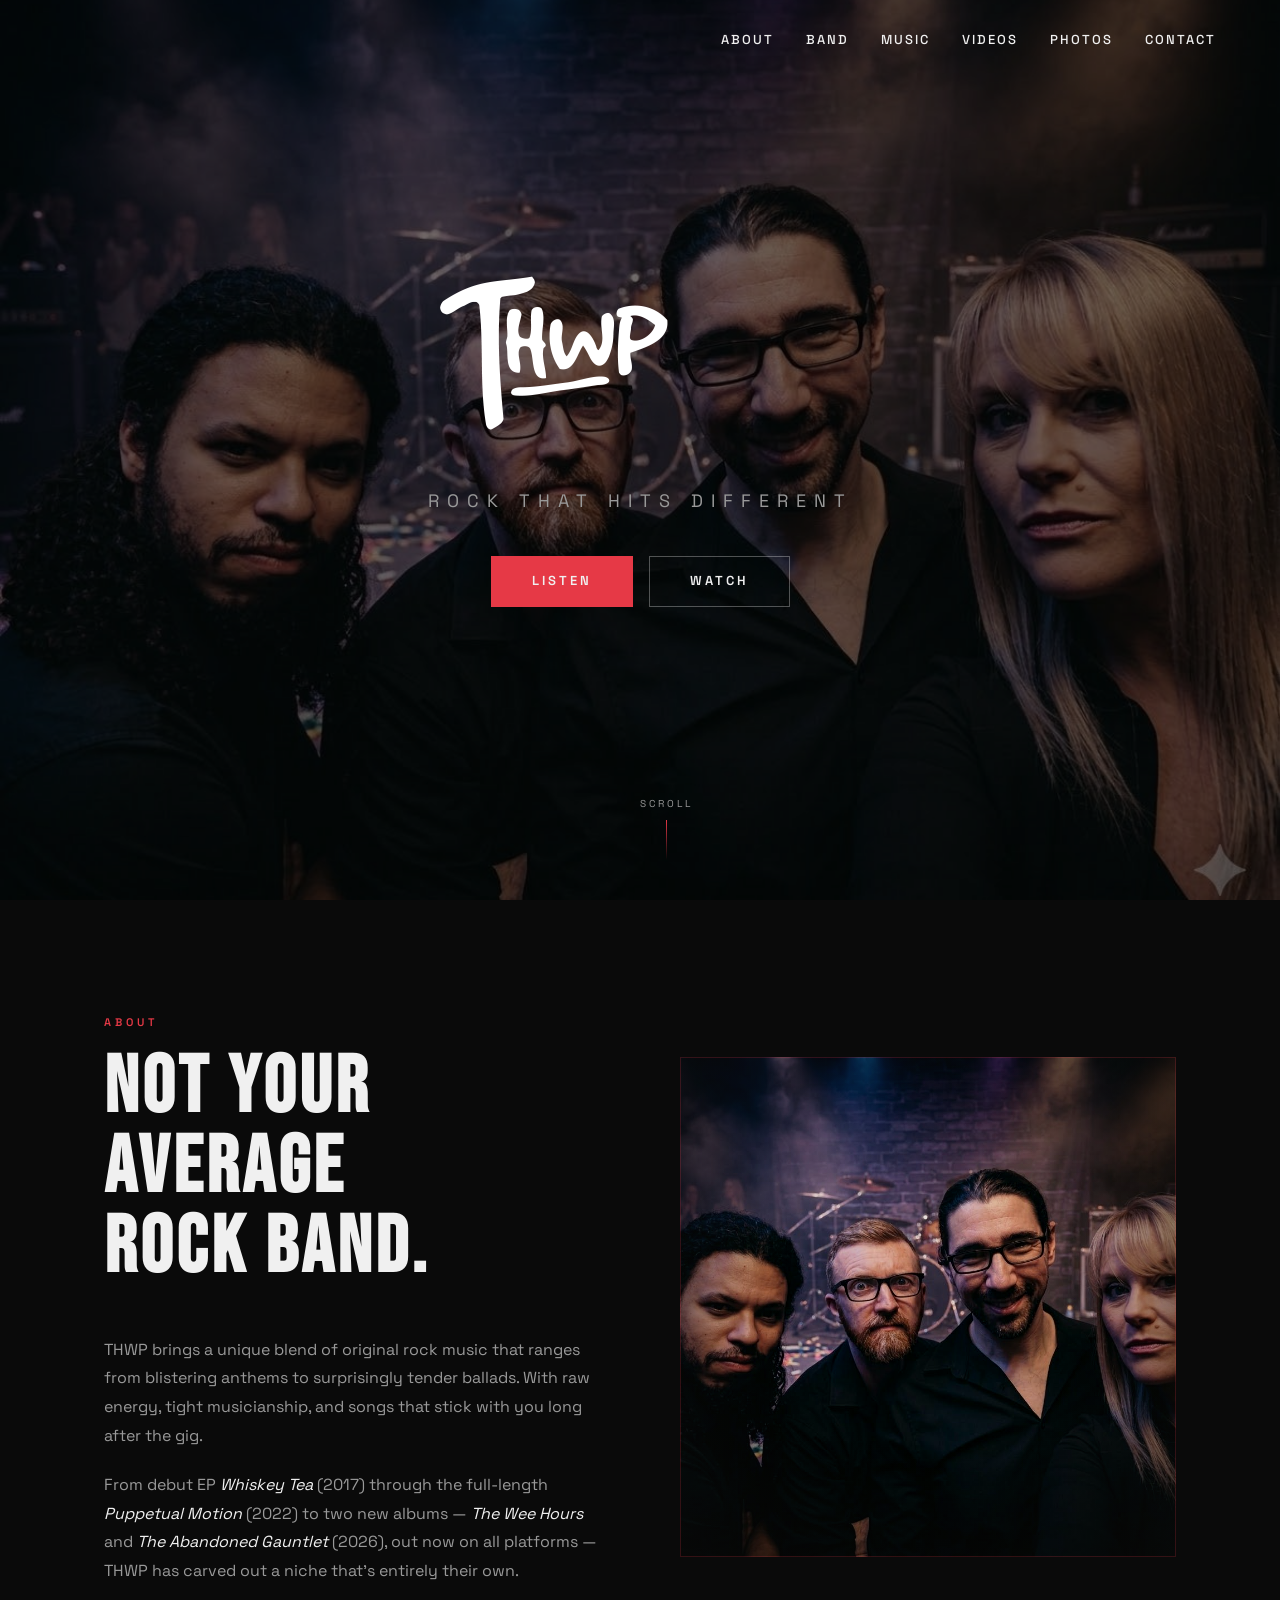
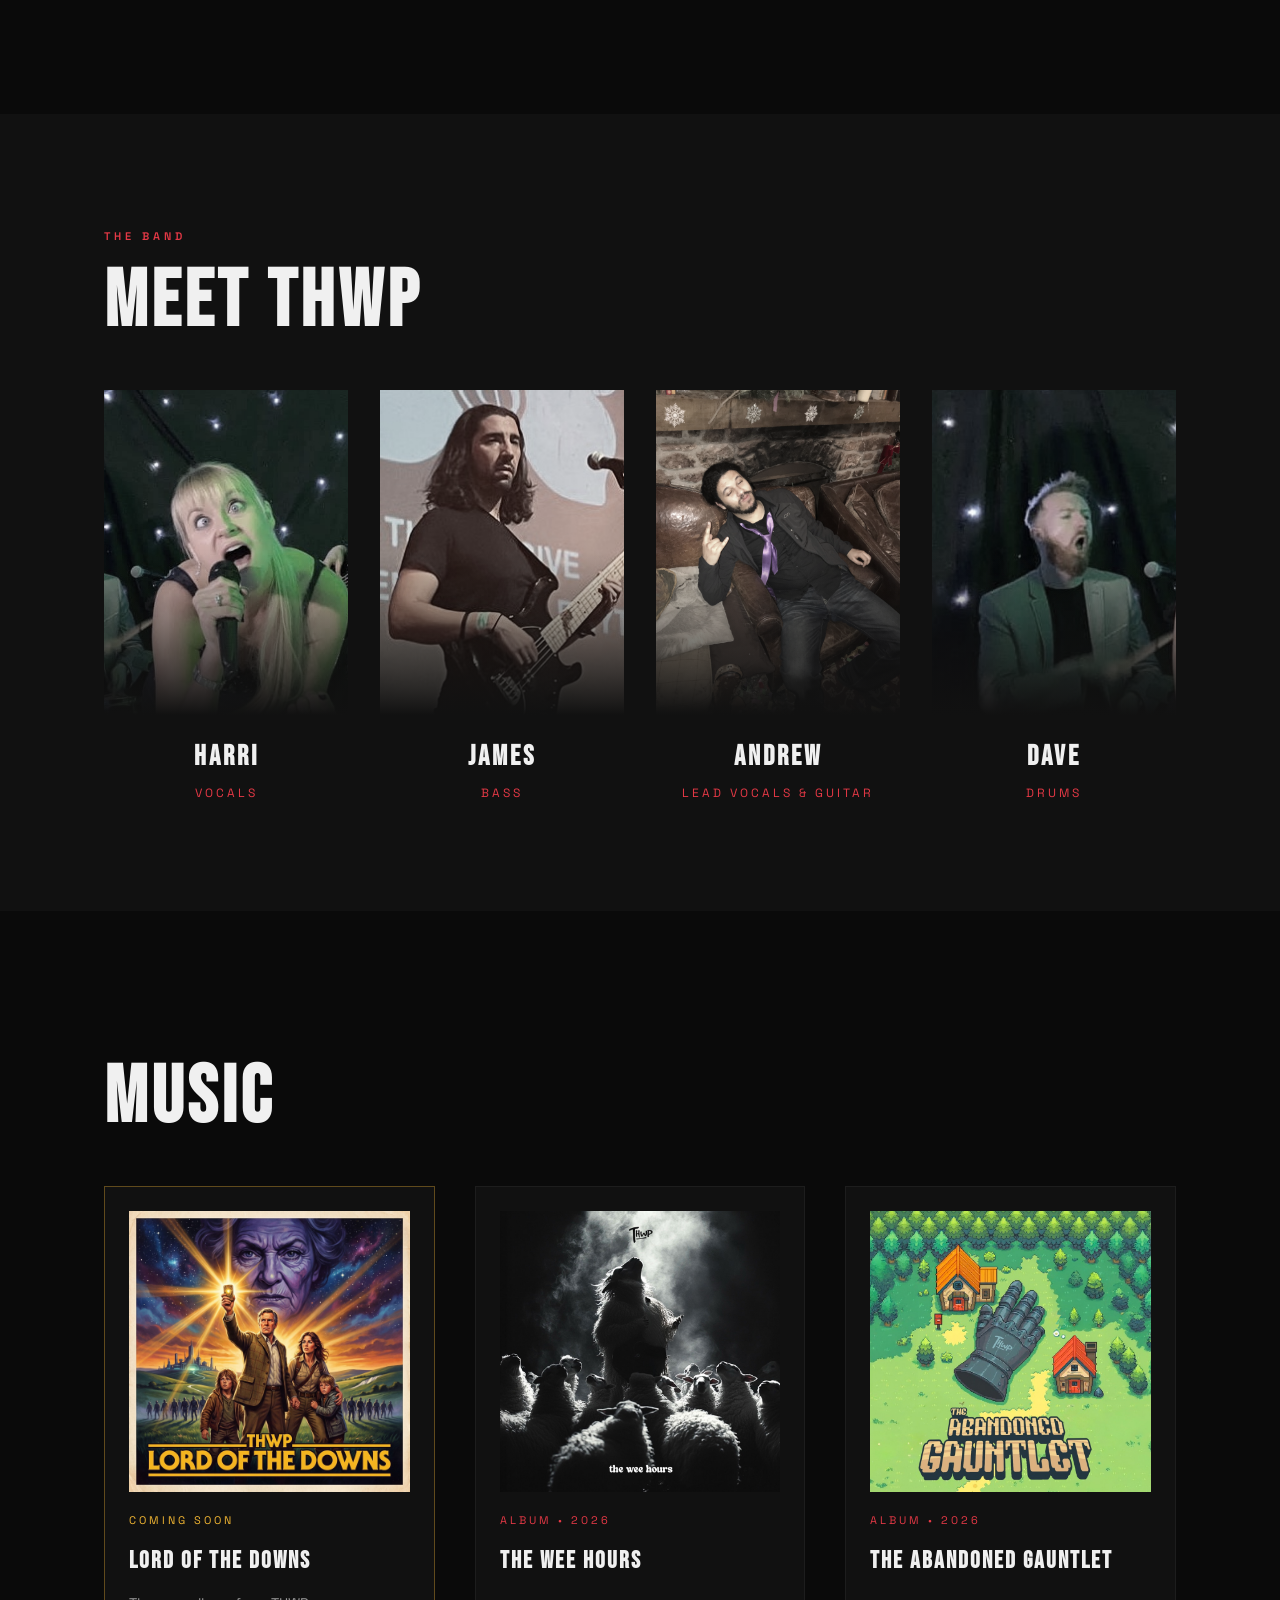
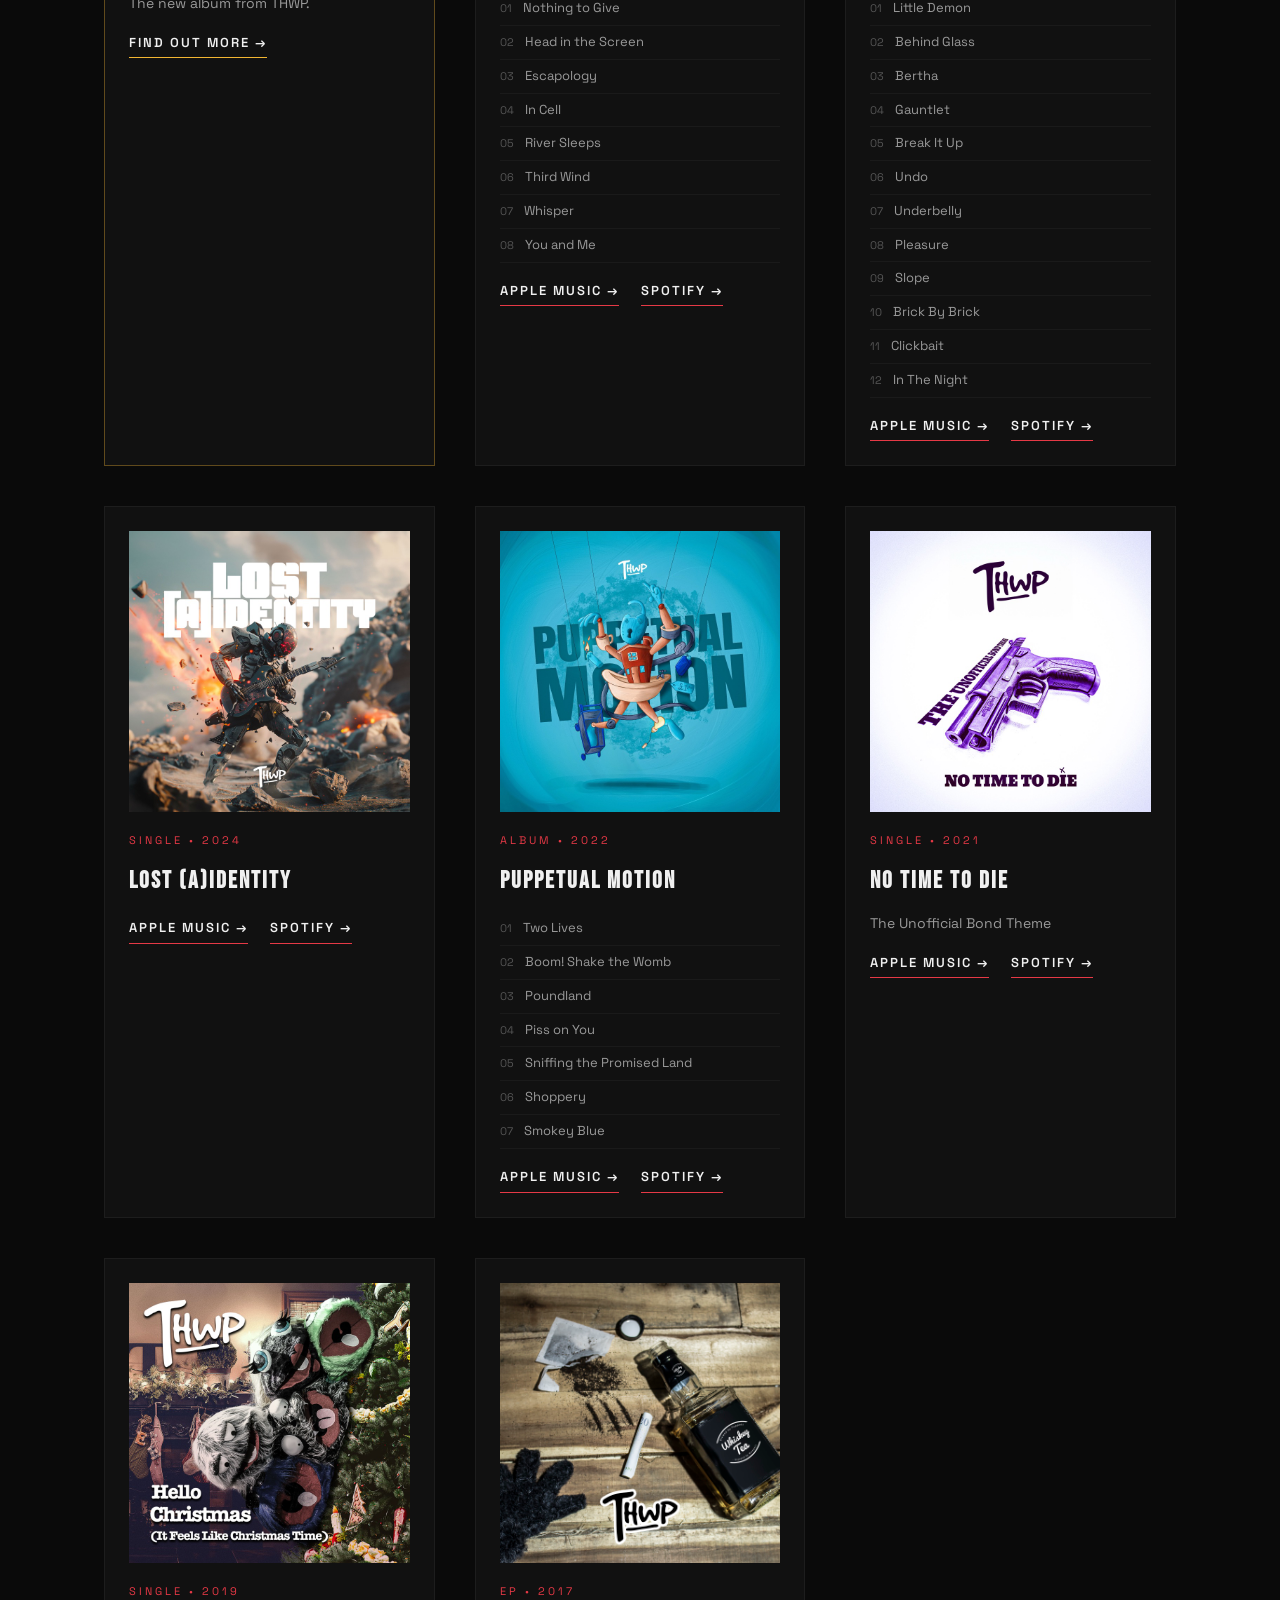
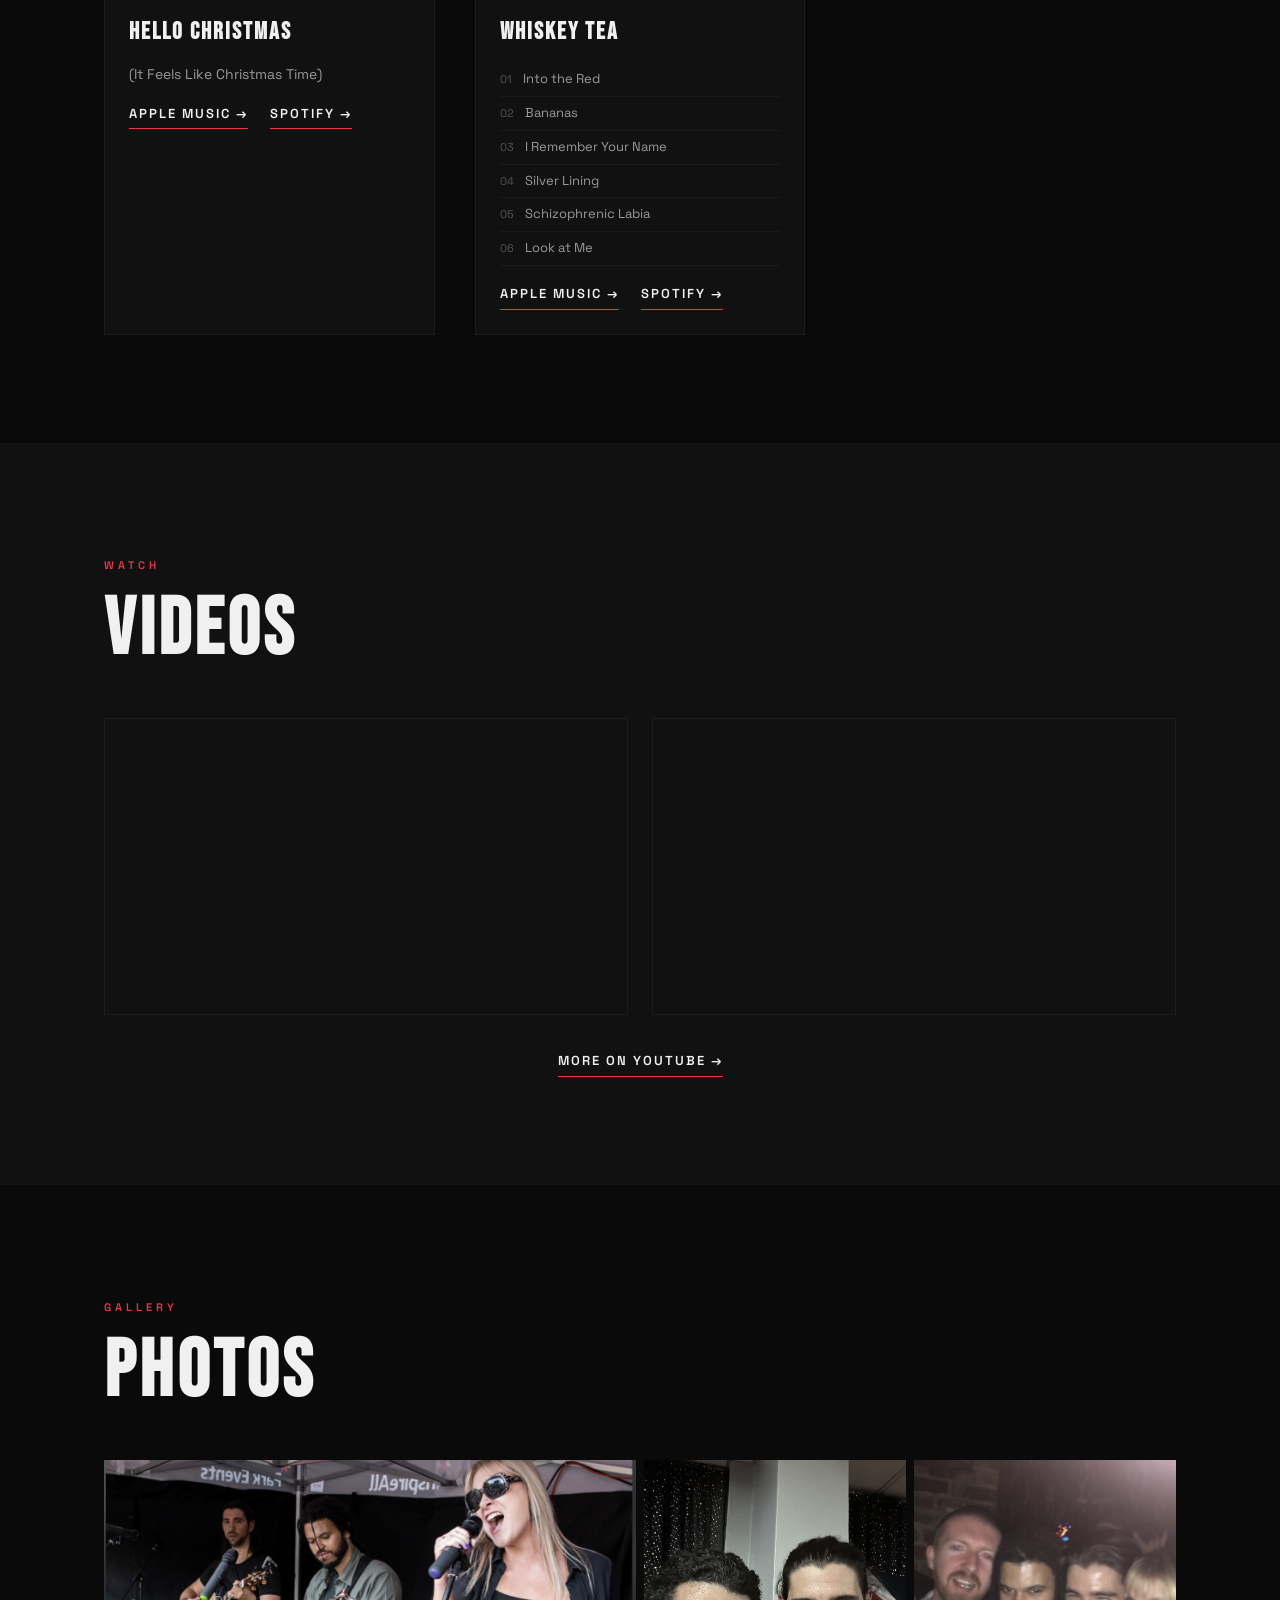
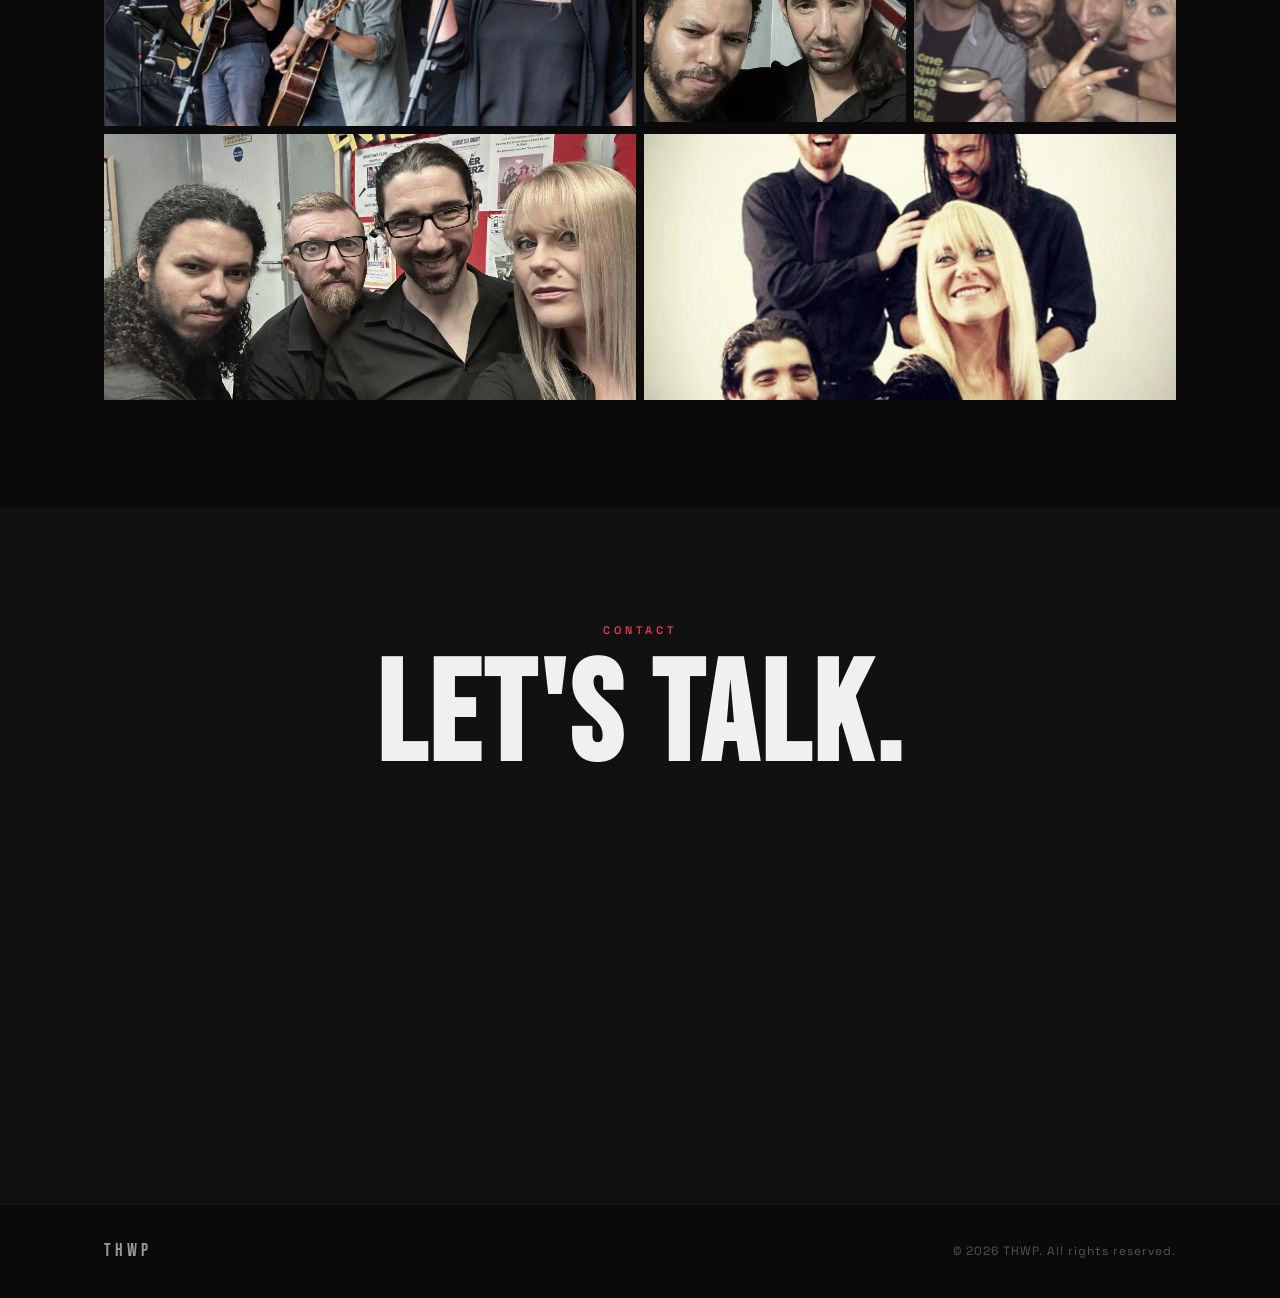
<file: index.html>
<!DOCTYPE html>
<html lang="en">
<head>
  <meta charset="UTF-8">
  <meta name="viewport" content="width=device-width, initial-scale=1.0">
  <title>THWP</title>
  <meta name="description" content="THWP - Original rock music. Listen to our latest tracks, watch videos, and get in touch.">
  <link rel="preconnect" href="https://fonts.googleapis.com">
  <link rel="preconnect" href="https://fonts.gstatic.com" crossorigin>
  <link href="https://fonts.googleapis.com/css2?family=Space+Grotesk:wght@300;400;500;600;700&family=Bebas+Neue&display=swap" rel="stylesheet">
  <link rel="stylesheet" href="style.css">
</head>
<body>

  <!-- Cursor glow effect -->
  <div class="cursor-glow" id="cursorGlow"></div>

  <!-- Navigation -->
  <nav id="navbar">
    <a href="#hero" class="nav-logo"><img src="images/thwp-logo.png" alt="THWP" class="nav-logo-img"></a>
    <button class="nav-toggle" id="navToggle" aria-label="Toggle menu">
      <span></span>
      <span></span>
    </button>
    <div class="nav-links">
      <a href="#about" data-nav>About</a>
      <a href="#band" data-nav>Band</a>
      <a href="#music" data-nav>Music</a>
      <a href="#videos" data-nav>Videos</a>
      <a href="#gallery" data-nav>Photos</a>
      <a href="#contact" data-nav>Contact</a>
    </div>
  </nav>

  <!-- Full-screen overlay menu (mobile) -->
  <div class="menu-overlay" id="menuOverlay">
    <div class="menu-overlay-inner">
      <a href="#about" class="menu-link">About</a>
      <a href="#band" class="menu-link">Band</a>
      <a href="#music" class="menu-link">Music</a>
      <a href="#videos" class="menu-link">Videos</a>
      <a href="#gallery" class="menu-link">Photos</a>
      <a href="#contact" class="menu-link">Contact</a>
    </div>
    <div class="menu-overlay-socials">
      <a href="https://www.instagram.com/thwpmusic/" target="_blank" rel="noopener">Instagram</a>
      <a href="https://www.facebook.com/thwpmusic/" target="_blank" rel="noopener">Facebook</a>
      <a href="https://www.youtube.com/@thwpmusic7276" target="_blank" rel="noopener">YouTube</a>
    </div>
  </div>

  <!-- Hero -->
  <section id="hero" class="hero">
    <div class="hero-bg">
      <img src="images/WhatsApp Image 2026-03-10 at 19.02.51.jpeg" alt="" aria-hidden="true">
    </div>
    <div class="hero-content">
      <div class="hero-title-wrap">
        <img src="images/thwp-logo.png" alt="THWP" class="hero-logo" data-reveal>
      </div>
      <p class="hero-sub" data-reveal>Rock That Hits Different</p>
      <div class="hero-actions" data-reveal>
        <a href="#music" class="btn-hero">Listen</a>
        <a href="#videos" class="btn-hero btn-hero--outline">Watch</a>
      </div>
    </div>
    <div class="hero-scroll">
      <span>Scroll</span>
      <div class="scroll-line"></div>
    </div>
  </section>

  <!-- About -->
  <section id="about" class="section">
    <div class="container">
      <div class="split">
        <div class="split-text">
          <span class="label" data-reveal>About</span>
          <h2 class="heading-lg" data-reveal>Not your average<br>rock band.</h2>
          <p class="body-text" data-reveal>THWP brings a unique blend of original rock music that ranges from blistering anthems to surprisingly tender ballads. With raw energy, tight musicianship, and songs that stick with you long after the gig.</p>
          <p class="body-text" data-reveal>From debut EP <em>Whiskey Tea</em> (2017) through the full-length <em>Puppetual Motion</em> (2022) to two new albums &mdash; <em>The Wee Hours</em> and <em>The Abandoned Gauntlet</em> (2026), out now on all platforms &mdash; THWP has carved out a niche that's entirely their own.</p>
        </div>
        <div class="split-image" data-reveal>
          <img src="images/WhatsApp Image 2026-03-10 at 19.02.51.jpeg" alt="THWP band photo">
        </div>
      </div>
    </div>
  </section>

  <!-- Band -->
  <section id="band" class="section section--dark">
    <div class="container">
      <span class="label" data-reveal>The Band</span>
      <h2 class="heading-lg" data-reveal>Meet THWP</h2>
      <div class="band-grid">
        <div class="band-member" data-reveal>
          <div class="band-member-img">
            <img src="images/harri-cropped.jpeg" alt="Harri">
          </div>
          <h3>Harri</h3>
          <span class="member-role">Vocals</span>
        </div>
        <div class="band-member" data-reveal>
          <div class="band-member-img">
            <img src="images/11440a54-e4a0-4868-9aa5-eb39f06c5ba0.jpeg" alt="James">
          </div>
          <h3>James</h3>
          <span class="member-role">Bass</span>
        </div>
        <div class="band-member" data-reveal>
          <div class="band-member-img">
            <img src="images/IMG_1981.jpeg" alt="Andrew">
          </div>
          <h3>Andrew</h3>
          <span class="member-role">Lead Vocals &amp; Guitar</span>
        </div>
        <div class="band-member" data-reveal>
          <div class="band-member-img">
            <img src="images/dave-cropped.jpeg" alt="Dave">
          </div>
          <h3>Dave</h3>
          <span class="member-role">Drums</span>
        </div>
      </div>
    </div>
  </section>

  <!-- Music -->
  <section id="music" class="section">
    <div class="container">
      <span class="label" data-reveal>Discography</span>
      <h2 class="heading-lg" data-reveal>Music</h2>

      <!-- Discography grid -->
      <div class="releases-grid">
        <div class="release-card release-card--upcoming" data-reveal>
          <a href="lord-of-the-downs.html" class="release-art-link">
            <div class="release-art"><img src="images/lord-of-the-downs.jpg" alt="Lord of the Downs"></div>
          </a>
          <span class="release-tag release-tag--gold">Coming Soon</span>
          <h3>Lord of the Downs</h3>
          <p class="release-desc">The new album from THWP.</p>
          <div class="release-links">
            <a href="lord-of-the-downs.html" class="btn-link">Find Out More &rarr;</a>
          </div>
        </div>

        <div class="release-card" data-reveal>
          <div class="release-art"><img src="images/wee-hours.jpg" alt="The Wee Hours"></div>
          <span class="release-tag">Album &bull; 2026</span>
          <h3>The Wee Hours</h3>
          <ol class="tracklist">
            <li>Nothing to Give</li>
            <li>Head in the Screen</li>
            <li>Escapology</li>
            <li>In Cell</li>
            <li>River Sleeps</li>
            <li>Third Wind</li>
            <li>Whisper</li>
            <li>You and Me</li>
          </ol>
          <div class="release-links">
            <a href="https://music.apple.com/us/artist/thwp/1233988064" target="_blank" rel="noopener" class="btn-link">Apple Music &rarr;</a>
            <a href="https://open.spotify.com/artist/65eMh0pj3yKiutO0119P7q" target="_blank" rel="noopener" class="btn-link">Spotify &rarr;</a>
          </div>
        </div>

        <div class="release-card" data-reveal>
          <div class="release-art"><img src="images/abandoned-gauntlet.jpg" alt="The Abandoned Gauntlet"></div>
          <span class="release-tag">Album &bull; 2026</span>
          <h3>The Abandoned Gauntlet</h3>
          <ol class="tracklist">
            <li>Little Demon</li>
            <li>Behind Glass</li>
            <li>Bertha</li>
            <li>Gauntlet</li>
            <li>Break It Up</li>
            <li>Undo</li>
            <li>Underbelly</li>
            <li>Pleasure</li>
            <li>Slope</li>
            <li>Brick By Brick</li>
            <li>Clickbait</li>
            <li>In The Night</li>
          </ol>
          <div class="release-links">
            <a href="https://music.apple.com/us/artist/thwp/1233988064" target="_blank" rel="noopener" class="btn-link">Apple Music &rarr;</a>
            <a href="https://open.spotify.com/artist/65eMh0pj3yKiutO0119P7q" target="_blank" rel="noopener" class="btn-link">Spotify &rarr;</a>
          </div>
        </div>

        <div class="release-card" data-reveal>
          <div class="release-art"><img src="images/lost-aidentity.jpg" alt="Lost (A)identity"></div>
          <span class="release-tag">Single &bull; 2024</span>
          <h3>Lost (A)identity</h3>
          <div class="release-links">
            <a href="https://music.apple.com/us/artist/thwp/1233988064" target="_blank" rel="noopener" class="btn-link">Apple Music &rarr;</a>
            <a href="https://open.spotify.com/artist/65eMh0pj3yKiutO0119P7q" target="_blank" rel="noopener" class="btn-link">Spotify &rarr;</a>
          </div>
        </div>

        <div class="release-card" data-reveal>
          <div class="release-art"><img src="images/puppetual-motion.jpg" alt="Puppetual Motion"></div>
          <span class="release-tag">Album &bull; 2022</span>
          <h3>Puppetual Motion</h3>
          <ol class="tracklist">
            <li>Two Lives</li>
            <li>Boom! Shake the Womb</li>
            <li>Poundland</li>
            <li>Piss on You</li>
            <li>Sniffing the Promised Land</li>
            <li>Shoppery</li>
            <li>Smokey Blue</li>
          </ol>
          <div class="release-links">
            <a href="https://music.apple.com/us/artist/thwp/1233988064" target="_blank" rel="noopener" class="btn-link">Apple Music &rarr;</a>
            <a href="https://open.spotify.com/artist/65eMh0pj3yKiutO0119P7q" target="_blank" rel="noopener" class="btn-link">Spotify &rarr;</a>
          </div>
        </div>

        <div class="release-card" data-reveal>
          <div class="release-art"><img src="images/no-time-to-die.jpg" alt="No Time to Die"></div>
          <span class="release-tag">Single &bull; 2021</span>
          <h3>No Time to Die</h3>
          <p class="release-desc">The Unofficial Bond Theme</p>
          <div class="release-links">
            <a href="https://music.apple.com/us/artist/thwp/1233988064" target="_blank" rel="noopener" class="btn-link">Apple Music &rarr;</a>
            <a href="https://open.spotify.com/artist/65eMh0pj3yKiutO0119P7q" target="_blank" rel="noopener" class="btn-link">Spotify &rarr;</a>
          </div>
        </div>

        <div class="release-card" data-reveal>
          <div class="release-art"><img src="images/hello-christmas.jpg" alt="Hello Christmas"></div>
          <span class="release-tag">Single &bull; 2019</span>
          <h3>Hello Christmas</h3>
          <p class="release-desc">(It Feels Like Christmas Time)</p>
          <div class="release-links">
            <a href="https://music.apple.com/us/artist/thwp/1233988064" target="_blank" rel="noopener" class="btn-link">Apple Music &rarr;</a>
            <a href="https://open.spotify.com/artist/65eMh0pj3yKiutO0119P7q" target="_blank" rel="noopener" class="btn-link">Spotify &rarr;</a>
          </div>
        </div>

        <div class="release-card" data-reveal>
          <div class="release-art"><img src="images/whiskey-tea.jpg" alt="Whiskey Tea"></div>
          <span class="release-tag">EP &bull; 2017</span>
          <h3>Whiskey Tea</h3>
          <ol class="tracklist">
            <li>Into the Red</li>
            <li>Bananas</li>
            <li>I Remember Your Name</li>
            <li>Silver Lining</li>
            <li>Schizophrenic Labia</li>
            <li>Look at Me</li>
          </ol>
          <div class="release-links">
            <a href="https://music.apple.com/us/artist/thwp/1233988064" target="_blank" rel="noopener" class="btn-link">Apple Music &rarr;</a>
            <a href="https://open.spotify.com/artist/65eMh0pj3yKiutO0119P7q" target="_blank" rel="noopener" class="btn-link">Spotify &rarr;</a>
          </div>
        </div>
      </div>
    </div>
  </section>

  <!-- Videos -->
  <section id="videos" class="section section--dark">
    <div class="container">
      <span class="label" data-reveal>Watch</span>
      <h2 class="heading-lg" data-reveal>Videos</h2>
      <div class="video-grid" data-reveal>
        <div class="video-player">
          <iframe
            src="https://www.youtube.com/embed/fL4hR7bsfpU"
            title="THWP Video"
            frameborder="0"
            allow="accelerometer; autoplay; clipboard-write; encrypted-media; gyroscope; picture-in-picture"
            allowfullscreen>
          </iframe>
        </div>
        <div class="video-player">
          <iframe
            src="https://www.youtube.com/embed/IF3dwK05FdU"
            title="THWP Video"
            frameborder="0"
            allow="accelerometer; autoplay; clipboard-write; encrypted-media; gyroscope; picture-in-picture"
            allowfullscreen>
          </iframe>
        </div>
      </div>
      <div class="video-cta" data-reveal>
        <a href="https://www.youtube.com/@thwpmusic7276" target="_blank" rel="noopener" class="btn-link">More on YouTube &rarr;</a>
      </div>
    </div>
  </section>

  <!-- Gallery -->
  <section id="gallery" class="section">
    <div class="container">
      <span class="label" data-reveal>Gallery</span>
      <h2 class="heading-lg" data-reveal>Photos</h2>
      <div class="gallery-mosaic">
        <div class="gallery-item gallery-item--wide" data-reveal>
          <img src="images/IMG_4798.jpeg" alt="THWP performing live">
        </div>
        <div class="gallery-item" data-reveal>
          <img src="images/EACA58CF-F2AA-482A-93BE-3B7996A3BF41.jpeg" alt="Band members">
        </div>
        <div class="gallery-item" data-reveal>
          <img src="images/Human_Face_bday_mash_up.jpeg" alt="THWP having fun">
        </div>
        <div class="gallery-item gallery-item--wide" data-reveal>
          <img src="images/IMG_4696.jpeg" alt="Band selfie">
        </div>
        <div class="gallery-item gallery-item--wide" data-reveal>
          <img src="images/Jan 8 Screenshot.png" alt="THWP promo">
        </div>
      </div>
    </div>
  </section>

  <!-- Contact -->
  <section id="contact" class="section section--dark">
    <div class="container contact-container">
      <span class="label" data-reveal>Contact</span>
      <h2 class="heading-xl" data-reveal>Let's talk.</h2>
      <p class="body-text" data-reveal>Bookings, press, or just want to say hello.</p>
      <a href="mailto:jamesgarner1976@gmail.com" class="email-display" data-reveal>jamesgarner1976@gmail.com</a>
      <div class="socials-row" data-reveal>
        <a href="https://www.youtube.com/@thwpmusic7276" target="_blank" rel="noopener">YouTube</a>
        <a href="https://www.facebook.com/thwpmusic/" target="_blank" rel="noopener">Facebook</a>
        <a href="https://www.instagram.com/thwpmusic/" target="_blank" rel="noopener">Instagram</a>
        <a href="https://music.apple.com/us/artist/thwp/1233988064" target="_blank" rel="noopener">Apple Music</a>
        <a href="https://open.spotify.com/artist/65eMh0pj3yKiutO0119P7q" target="_blank" rel="noopener">Spotify</a>
        <a href="https://soundcloud.com/thwp-music" target="_blank" rel="noopener">SoundCloud</a>
      </div>
    </div>
  </section>

  <!-- Footer -->
  <footer class="footer">
    <div class="container footer-inner">
      <span class="footer-logo">THWP</span>
      <span>&copy; 2026 THWP. All rights reserved.</span>
    </div>
  </footer>

  <script src="script.js"></script>
</body>
</html>
</file>
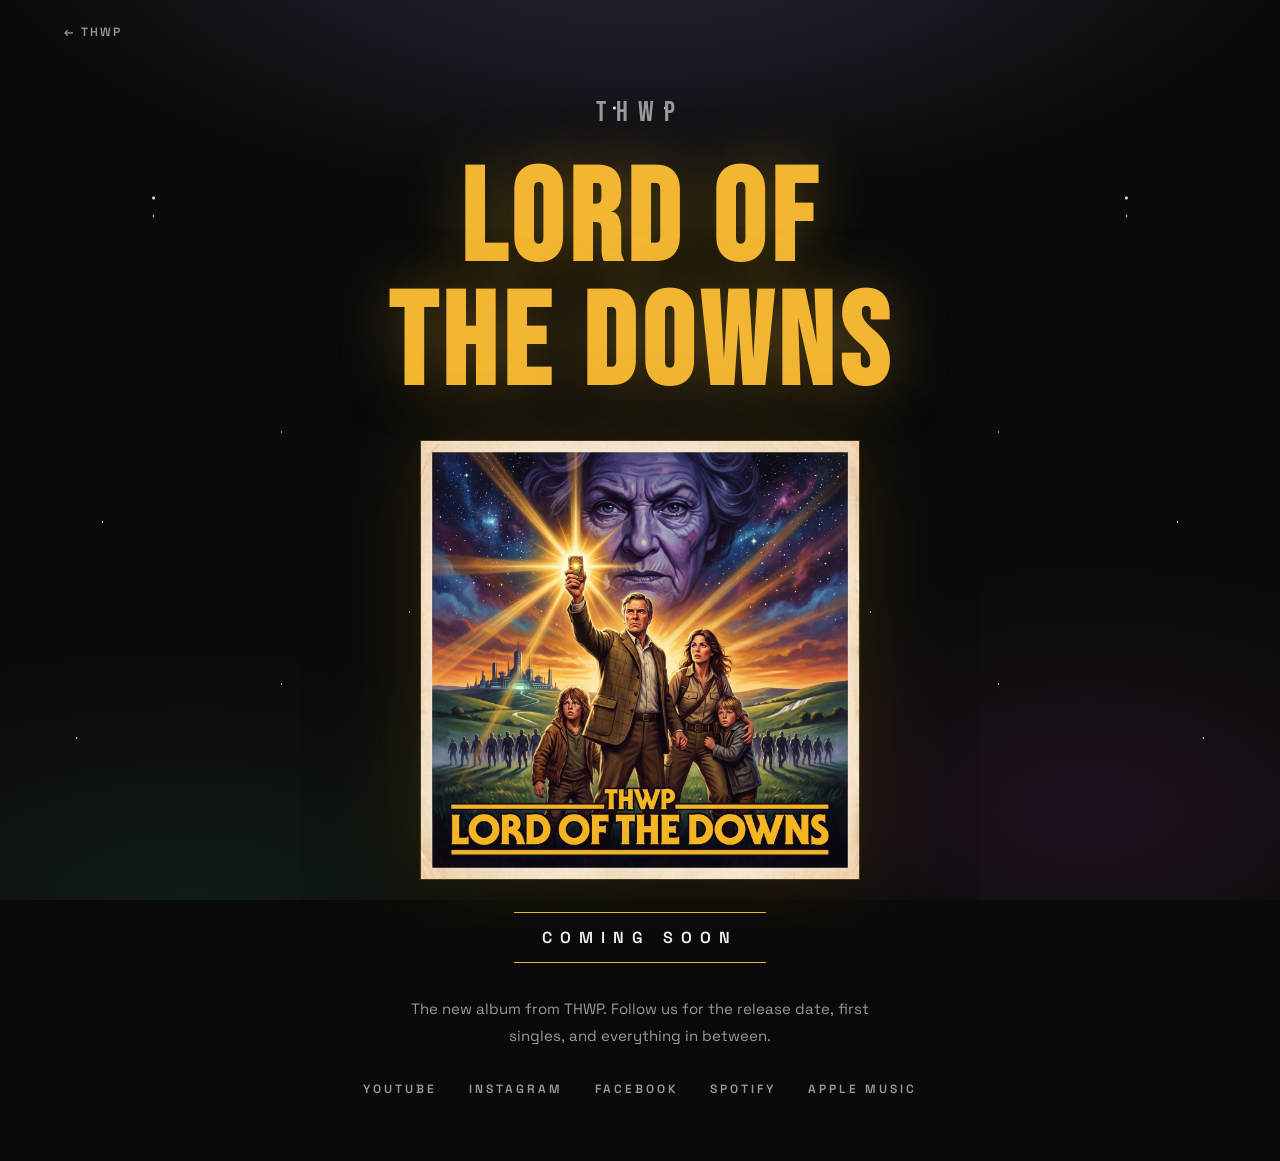
<file: lord-of-the-downs.html>
<!DOCTYPE html>
<html lang="en">
<head>
  <meta charset="UTF-8">
  <meta name="viewport" content="width=device-width, initial-scale=1.0">
  <title>Lord of the Downs | THWP</title>
  <meta name="description" content="Lord of the Downs — the new album from THWP. Coming soon.">
  <link rel="preconnect" href="https://fonts.googleapis.com">
  <link rel="preconnect" href="https://fonts.gstatic.com" crossorigin>
  <link href="https://fonts.googleapis.com/css2?family=Space+Grotesk:wght@300;400;500;600;700&family=Bebas+Neue&display=swap" rel="stylesheet">
  <style>
    *, *::before, *::after {
      margin: 0;
      padding: 0;
      box-sizing: border-box;
    }

    :root {
      --black: #0a0a0a;
      --gold: #f2b632;
      --gold-glow: rgba(242, 182, 50, 0.35);
      --purple: #6b5b95;
      --white: #f0f0f0;
      --light-gray: #999;
      --font-body: 'Space Grotesk', sans-serif;
      --font-display: 'Bebas Neue', sans-serif;
      --ease-out: cubic-bezier(0, 0, 0.15, 1);
    }

    html {
      scroll-behavior: smooth;
    }

    body {
      font-family: var(--font-body);
      background: var(--black);
      color: var(--white);
      min-height: 100vh;
      overflow-x: hidden;
      -webkit-font-smoothing: antialiased;
    }

    ::selection {
      background: var(--gold);
      color: var(--black);
    }

    /* Cosmic backdrop */
    .cosmos {
      position: fixed;
      inset: 0;
      z-index: 0;
      background:
        radial-gradient(ellipse 80% 50% at 50% -10%, rgba(107, 91, 149, 0.35), transparent 65%),
        radial-gradient(ellipse 60% 40% at 15% 100%, rgba(30, 60, 40, 0.35), transparent 70%),
        radial-gradient(ellipse 50% 40% at 85% 90%, rgba(90, 40, 90, 0.25), transparent 70%),
        var(--black);
    }

    .cosmos::before,
    .cosmos::after {
      content: '';
      position: absolute;
      inset: 0;
      background-image:
        radial-gradient(1px 1px at 12% 24%, #fff 50%, transparent 100%),
        radial-gradient(1px 1px at 32% 68%, rgba(255,255,255,0.8) 50%, transparent 100%),
        radial-gradient(2px 2px at 48% 12%, rgba(255,255,255,0.9) 50%, transparent 100%),
        radial-gradient(1px 1px at 64% 42%, #fff 50%, transparent 100%),
        radial-gradient(1px 1px at 78% 76%, rgba(255,255,255,0.7) 50%, transparent 100%),
        radial-gradient(2px 2px at 88% 22%, rgba(255,255,255,0.85) 50%, transparent 100%),
        radial-gradient(1px 1px at 6% 82%, rgba(255,255,255,0.75) 50%, transparent 100%),
        radial-gradient(1px 1px at 55% 88%, #fff 50%, transparent 100%),
        radial-gradient(1px 1px at 92% 58%, rgba(255,255,255,0.8) 50%, transparent 100%),
        radial-gradient(1px 1px at 22% 48%, rgba(255,255,255,0.65) 50%, transparent 100%);
      animation: twinkle 5s ease-in-out infinite;
    }

    .cosmos::after {
      transform: scale(-1, 1);
      animation-delay: 2.5s;
    }

    @keyframes twinkle {
      0%, 100% { opacity: 0.9; }
      50% { opacity: 0.35; }
    }

    /* Layout */
    .page {
      position: relative;
      z-index: 1;
      min-height: 100vh;
      display: flex;
      flex-direction: column;
      align-items: center;
      justify-content: center;
      text-align: center;
      padding: 96px 24px 64px;
      gap: 32px;
    }

    .back-link {
      position: fixed;
      top: 24px;
      left: clamp(24px, 5vw, 80px);
      z-index: 10;
      font-size: 12px;
      font-weight: 600;
      letter-spacing: 2px;
      text-transform: uppercase;
      color: var(--light-gray);
      text-decoration: none;
      transition: color 0.3s;
    }

    .back-link:hover {
      color: var(--gold);
    }

    .band-name {
      font-family: var(--font-display);
      font-size: clamp(20px, 3vw, 28px);
      letter-spacing: 10px;
      color: var(--light-gray);
      animation: fadeUp 1s var(--ease-out) 0.1s both;
    }

    .album-title {
      font-family: var(--font-display);
      font-size: clamp(56px, 11vw, 130px);
      letter-spacing: 6px;
      line-height: 0.95;
      color: var(--gold);
      text-shadow: 0 0 60px var(--gold-glow);
      animation: fadeUp 1s var(--ease-out) 0.25s both;
    }

    .album-art {
      width: min(440px, 82vw);
      animation: fadeUp 1.2s var(--ease-out) 0.4s both;
    }

    .album-art img {
      display: block;
      width: 100%;
      height: auto;
      border: 1px solid rgba(242, 182, 50, 0.25);
      box-shadow:
        0 0 80px rgba(242, 182, 50, 0.18),
        0 30px 80px rgba(0, 0, 0, 0.7);
    }

    .coming-soon {
      display: inline-block;
      font-size: clamp(13px, 1.8vw, 16px);
      font-weight: 600;
      letter-spacing: 8px;
      text-transform: uppercase;
      color: var(--white);
      border-top: 1px solid var(--gold);
      border-bottom: 1px solid var(--gold);
      padding: 14px 28px;
      animation: fadeUp 1s var(--ease-out) 0.6s both, pulse 3s ease-in-out 2s infinite;
    }

    @keyframes pulse {
      0%, 100% { opacity: 1; }
      50% { opacity: 0.55; }
    }

    .blurb {
      max-width: 480px;
      font-size: 15px;
      line-height: 1.8;
      color: var(--light-gray);
      animation: fadeUp 1s var(--ease-out) 0.75s both;
    }

    .socials {
      display: flex;
      gap: 32px;
      flex-wrap: wrap;
      justify-content: center;
      animation: fadeUp 1s var(--ease-out) 0.9s both;
    }

    .socials a {
      font-size: 12px;
      font-weight: 600;
      letter-spacing: 3px;
      text-transform: uppercase;
      color: var(--light-gray);
      text-decoration: none;
      transition: color 0.3s;
    }

    .socials a:hover {
      color: var(--gold);
    }

    @keyframes fadeUp {
      from { opacity: 0; transform: translateY(30px); }
      to { opacity: 1; transform: translateY(0); }
    }
  </style>
</head>
<body>

  <div class="cosmos" aria-hidden="true"></div>

  <a href="index.html" class="back-link">&larr; THWP</a>

  <main class="page">
    <p class="band-name">THWP</p>
    <h1 class="album-title">Lord of<br>the Downs</h1>
    <div class="album-art">
      <img src="images/lord-of-the-downs.jpg" alt="Lord of the Downs album artwork">
    </div>
    <p class="coming-soon">Coming Soon</p>
    <p class="blurb">The new album from THWP. Follow us for the release date, first singles, and everything in between.</p>
    <div class="socials">
      <a href="https://www.youtube.com/@thwpmusic7276" target="_blank" rel="noopener">YouTube</a>
      <a href="https://www.instagram.com/thwpmusic/" target="_blank" rel="noopener">Instagram</a>
      <a href="https://www.facebook.com/thwpmusic/" target="_blank" rel="noopener">Facebook</a>
      <a href="https://open.spotify.com/artist/65eMh0pj3yKiutO0119P7q" target="_blank" rel="noopener">Spotify</a>
      <a href="https://music.apple.com/us/artist/thwp/1233988064" target="_blank" rel="noopener">Apple Music</a>
    </div>
  </main>

</body>
</html>
</file>
<file: style.css>
/* ==========================================================================
   THWP — Super Modern Rock Band Website
   Dark, immersive, cinematic. Inspired by nirvana.com aesthetic.
   ========================================================================== */

/* ---------- Reset & Base ---------- */
*, *::before, *::after {
  margin: 0;
  padding: 0;
  box-sizing: border-box;
}

:root {
  --black: #0a0a0a;
  --dark: #111;
  --dark2: #161616;
  --gray: #555;
  --light-gray: #999;
  --white: #f0f0f0;
  --accent: #e63946;
  --accent-glow: rgba(230, 57, 70, 0.3);
  --font-body: 'Space Grotesk', sans-serif;
  --font-display: 'Bebas Neue', sans-serif;
  --ease: cubic-bezier(0.25, 0, 0.15, 1);
  --ease-out: cubic-bezier(0, 0, 0.15, 1);
}

html {
  scroll-behavior: smooth;
  scrollbar-width: thin;
  scrollbar-color: var(--accent) var(--black);
}

body {
  font-family: var(--font-body);
  background: var(--black);
  color: var(--white);
  line-height: 1.6;
  overflow-x: hidden;
  -webkit-font-smoothing: antialiased;
}

img {
  display: block;
  max-width: 100%;
  height: auto;
}

a {
  color: inherit;
  text-decoration: none;
}

::selection {
  background: var(--accent);
  color: var(--white);
}

/* ---------- Cursor Glow ---------- */
.cursor-glow {
  position: fixed;
  width: 600px;
  height: 600px;
  border-radius: 50%;
  background: radial-gradient(circle, rgba(230, 57, 70, 0.06) 0%, transparent 70%);
  pointer-events: none;
  z-index: 9999;
  transform: translate(-50%, -50%);
  transition: opacity 0.3s;
  opacity: 0;
}

body:hover .cursor-glow {
  opacity: 1;
}

/* ---------- Container ---------- */
.container {
  max-width: 1200px;
  margin: 0 auto;
  padding: 0 clamp(24px, 5vw, 80px);
}

/* ---------- Navigation ---------- */
#navbar {
  position: fixed;
  top: 0;
  left: 0;
  right: 0;
  z-index: 100;
  display: flex;
  align-items: center;
  justify-content: space-between;
  padding: 24px clamp(24px, 5vw, 80px);
  transition: background 0.4s var(--ease), padding 0.4s var(--ease);
}

#navbar.scrolled {
  background: rgba(10, 10, 10, 0.9);
  backdrop-filter: blur(20px);
  -webkit-backdrop-filter: blur(20px);
  padding-top: 16px;
  padding-bottom: 16px;
}

.nav-logo {
  display: flex;
  align-items: center;
  transition: opacity 0.3s;
  flex-shrink: 0;
  opacity: 0;
  pointer-events: none;
}

#navbar.scrolled .nav-logo {
  opacity: 1;
  pointer-events: auto;
}

.nav-logo-img {
  height: 32px;
  width: auto;
  display: block;
}

.nav-logo:hover {
  opacity: 0.7;
}

.nav-links {
  display: flex;
  gap: 32px;
}

.nav-links a {
  font-size: 13px;
  font-weight: 500;
  letter-spacing: 2px;
  text-transform: uppercase;
  color: var(--white);
  position: relative;
  transition: opacity 0.3s;
}

.nav-links a::after {
  content: '';
  position: absolute;
  bottom: -4px;
  left: 0;
  width: 0;
  height: 1px;
  background: var(--accent);
  transition: width 0.4s var(--ease);
}

.nav-links a:hover {
  opacity: 0.8;
}

.nav-links a:hover::after {
  width: 100%;
}

.nav-toggle {
  display: none;
  background: none;
  border: none;
  cursor: pointer;
  width: 32px;
  height: 24px;
  position: relative;
  z-index: 200;
}

.nav-toggle span {
  display: block;
  width: 100%;
  height: 2px;
  background: var(--white);
  position: absolute;
  left: 0;
  transition: all 0.4s var(--ease);
}

.nav-toggle span:first-child { top: 4px; }
.nav-toggle span:last-child { bottom: 4px; }

.nav-toggle.active span:first-child {
  top: 50%;
  transform: translateY(-50%) rotate(45deg);
}

.nav-toggle.active span:last-child {
  bottom: 50%;
  transform: translateY(50%) rotate(-45deg);
}

/* ---------- Menu Overlay ---------- */
.menu-overlay {
  position: fixed;
  inset: 0;
  z-index: 150;
  background: var(--black);
  display: flex;
  flex-direction: column;
  justify-content: center;
  align-items: center;
  opacity: 0;
  pointer-events: none;
  transition: opacity 0.5s var(--ease);
}

.menu-overlay.open {
  opacity: 1;
  pointer-events: all;
}

.menu-overlay-inner {
  display: flex;
  flex-direction: column;
  align-items: center;
  gap: 8px;
}

.menu-link {
  font-family: var(--font-display);
  font-size: clamp(48px, 10vw, 80px);
  letter-spacing: 4px;
  color: var(--white);
  opacity: 0;
  transform: translateY(40px);
  transition: opacity 0.5s var(--ease), transform 0.5s var(--ease), color 0.3s;
}

.menu-overlay.open .menu-link {
  opacity: 1;
  transform: translateY(0);
}

.menu-overlay.open .menu-link:nth-child(1) { transition-delay: 0.1s; }
.menu-overlay.open .menu-link:nth-child(2) { transition-delay: 0.15s; }
.menu-overlay.open .menu-link:nth-child(3) { transition-delay: 0.2s; }
.menu-overlay.open .menu-link:nth-child(4) { transition-delay: 0.25s; }
.menu-overlay.open .menu-link:nth-child(5) { transition-delay: 0.3s; }
.menu-overlay.open .menu-link:nth-child(6) { transition-delay: 0.35s; }

.menu-link:hover {
  color: var(--accent);
}

.menu-overlay-socials {
  position: absolute;
  bottom: 40px;
  display: flex;
  gap: 24px;
}

.menu-overlay-socials a {
  font-size: 12px;
  letter-spacing: 2px;
  text-transform: uppercase;
  color: var(--light-gray);
  transition: color 0.3s;
}

.menu-overlay-socials a:hover {
  color: var(--accent);
}

/* ---------- Hero ---------- */
.hero {
  position: relative;
  height: 100vh;
  min-height: 600px;
  display: flex;
  align-items: center;
  justify-content: center;
  overflow: hidden;
}

.hero-bg {
  position: absolute;
  inset: 0;
  z-index: 0;
}

.hero-bg img {
  width: 100%;
  height: 100%;
  object-fit: cover;
  filter: brightness(0.45) saturate(0.7);
  transform: scale(1.1);
  animation: heroZoom 20s var(--ease) forwards;
}

@keyframes heroZoom {
  to { transform: scale(1); }
}

.hero-content {
  position: relative;
  z-index: 2;
  text-align: center;
  margin-top: -8vh;
}

.hero-title-wrap {
  overflow: hidden;
}

.hero-title {
  font-family: var(--font-display);
  font-size: clamp(80px, 18vw, 240px);
  letter-spacing: 20px;
  line-height: 0.9;
  color: var(--white);
  animation: titleReveal 1.2s var(--ease-out) 0.3s both;
}

.hero-logo {
  width: clamp(120px, 20vw, 250px);
  height: auto;
  animation: titleReveal 1.2s var(--ease-out) 0.3s both;
}

@keyframes titleReveal {
  from {
    opacity: 0;
    transform: translateY(100%);
  }
  to {
    opacity: 1;
    transform: translateY(0);
  }
}

.hero-sub {
  font-size: clamp(14px, 2vw, 18px);
  letter-spacing: 8px;
  text-transform: uppercase;
  color: var(--light-gray);
  margin-top: 16px;
  animation: fadeUp 1s var(--ease-out) 0.8s both;
}

.hero-actions {
  display: flex;
  gap: 16px;
  justify-content: center;
  margin-top: 40px;
  animation: fadeUp 1s var(--ease-out) 1s both;
}

@keyframes fadeUp {
  from {
    opacity: 0;
    transform: translateY(30px);
  }
  to {
    opacity: 1;
    transform: translateY(0);
  }
}

.btn-hero {
  padding: 14px 40px;
  font-family: var(--font-body);
  font-size: 13px;
  font-weight: 600;
  letter-spacing: 3px;
  text-transform: uppercase;
  background: var(--accent);
  color: var(--white);
  border: 1px solid var(--accent);
  transition: all 0.4s var(--ease);
}

.btn-hero:hover {
  background: transparent;
  color: var(--accent);
  box-shadow: 0 0 30px var(--accent-glow);
}

.btn-hero--outline {
  background: transparent;
  color: var(--white);
  border-color: rgba(255,255,255,0.3);
}

.btn-hero--outline:hover {
  border-color: var(--accent);
  color: var(--accent);
  background: transparent;
}

.hero-scroll {
  position: absolute;
  bottom: 40px;
  left: 50%;
  transform: translateX(-50%);
  z-index: 2;
  display: flex;
  flex-direction: column;
  align-items: center;
  gap: 8px;
  animation: fadeUp 1s var(--ease-out) 1.4s both;
}

.hero-scroll span {
  font-size: 10px;
  letter-spacing: 3px;
  text-transform: uppercase;
  color: var(--light-gray);
}

.scroll-line {
  width: 1px;
  height: 40px;
  background: linear-gradient(to bottom, var(--accent), transparent);
  animation: scrollPulse 2s ease-in-out infinite;
}

@keyframes scrollPulse {
  0%, 100% { opacity: 1; transform: scaleY(1); }
  50% { opacity: 0.4; transform: scaleY(0.6); }
}

/* ---------- Sections ---------- */
.section {
  padding: clamp(80px, 12vh, 160px) 0;
}

.section--dark {
  background: var(--dark);
}

.label {
  display: inline-block;
  font-size: 11px;
  font-weight: 600;
  letter-spacing: 4px;
  text-transform: uppercase;
  color: var(--accent);
  margin-bottom: 16px;
}

.heading-lg {
  font-family: var(--font-display);
  font-size: clamp(40px, 7vw, 80px);
  letter-spacing: 4px;
  line-height: 1;
  margin-bottom: 48px;
}

.heading-xl {
  font-family: var(--font-display);
  font-size: clamp(60px, 12vw, 140px);
  letter-spacing: 4px;
  line-height: 0.9;
  margin-bottom: 24px;
}

.body-text {
  font-size: 16px;
  color: var(--light-gray);
  max-width: 540px;
  margin-bottom: 20px;
  line-height: 1.8;
}

.body-text em {
  color: var(--white);
  font-style: italic;
}

/* ---------- Scroll Reveal ---------- */
[data-reveal] {
  opacity: 0;
  transform: translateY(40px);
  transition: opacity 0.8s var(--ease-out), transform 0.8s var(--ease-out);
}

[data-reveal].revealed {
  opacity: 1;
  transform: translateY(0);
}

/* ---------- About / Split Layout ---------- */
.split {
  display: grid;
  grid-template-columns: 1fr 1fr;
  gap: 80px;
  align-items: center;
}

.split-image {
  position: relative;
  overflow: hidden;
}

.split-image img {
  width: 100%;
  height: 500px;
  object-fit: cover;
  filter: grayscale(20%) contrast(1.1) brightness(0.9);
  transition: filter 0.6s var(--ease), transform 0.6s var(--ease);
}

.split-image:hover img {
  filter: grayscale(0%) contrast(1.1) brightness(0.95);
  transform: scale(1.03);
}

.split-image::before {
  content: '';
  position: absolute;
  inset: 0;
  z-index: 1;
  background: radial-gradient(ellipse at center, transparent 40%, rgba(10, 10, 10, 0.7) 100%);
  pointer-events: none;
}

.split-image::after {
  content: '';
  position: absolute;
  inset: 0;
  z-index: 2;
  border: 1px solid rgba(230, 57, 70, 0.2);
  pointer-events: none;
}

/* ---------- Band Members ---------- */
.band-grid {
  display: grid;
  grid-template-columns: repeat(4, 1fr);
  gap: 32px;
  margin-top: 16px;
}

.band-member {
  text-align: center;
}

.band-member-img {
  position: relative;
  overflow: hidden;
  aspect-ratio: 3/4;
  margin-bottom: 20px;
}

.band-member-img img {
  width: 100%;
  height: 100%;
  object-fit: cover;
  filter: grayscale(60%);
  transition: filter 0.6s var(--ease), transform 0.6s var(--ease);
}

.band-member:hover .band-member-img img {
  filter: grayscale(0%);
  transform: scale(1.05);
}

.band-member-img::after {
  content: '';
  position: absolute;
  bottom: 0;
  left: 0;
  right: 0;
  height: 50%;
  background: linear-gradient(to top, var(--dark), transparent);
  pointer-events: none;
}

.band-member h3 {
  font-family: var(--font-display);
  font-size: 28px;
  letter-spacing: 3px;
}

.member-role {
  font-size: 12px;
  letter-spacing: 3px;
  text-transform: uppercase;
  color: var(--accent);
  margin-top: 4px;
  display: block;
}

/* ---------- Music / Releases ---------- */
.release-tag {
  font-size: 11px;
  letter-spacing: 3px;
  text-transform: uppercase;
  color: var(--accent);
  display: block;
  margin-bottom: 12px;
}

.btn-link {
  font-size: 13px;
  font-weight: 600;
  letter-spacing: 2px;
  text-transform: uppercase;
  color: var(--white);
  border-bottom: 1px solid var(--accent);
  padding-bottom: 4px;
  transition: color 0.3s, border-color 0.3s;
  display: inline-block;
}

.btn-link:hover {
  color: var(--accent);
}

.release-links {
  display: flex;
  flex-wrap: wrap;
  gap: 14px 22px;
  margin-top: 18px;
}

.releases-grid {
  display: grid;
  grid-template-columns: repeat(3, 1fr);
  gap: 40px;
}

.release-card {
  background: var(--dark);
  border: 1px solid rgba(255,255,255,0.05);
  padding: 24px;
  transition: border-color 0.4s var(--ease), transform 0.4s var(--ease);
}

.release-card:hover {
  border-color: rgba(230, 57, 70, 0.3);
  transform: translateY(-4px);
}

.release-card--upcoming {
  border-color: rgba(242, 182, 50, 0.35);
}

.release-card--upcoming:hover {
  border-color: rgba(242, 182, 50, 0.7);
  box-shadow: 0 0 40px rgba(242, 182, 50, 0.12);
}

.release-tag--gold {
  color: #f2b632;
}

.release-card--upcoming .btn-link {
  border-bottom-color: #f2b632;
}

.release-card--upcoming .btn-link:hover {
  color: #f2b632;
}

.release-art-link {
  display: block;
}

.release-art {
  overflow: hidden;
  margin-bottom: 20px;
}

.release-art img {
  width: 100%;
  aspect-ratio: 1;
  object-fit: cover;
  transition: transform 0.6s var(--ease);
}

.release-card:hover .release-art img {
  transform: scale(1.05);
}

.release-card h3 {
  font-family: var(--font-display);
  font-size: 24px;
  letter-spacing: 2px;
  margin-bottom: 12px;
}

.release-desc {
  font-size: 14px;
  color: var(--light-gray);
  margin-bottom: 12px;
}

.tracklist {
  list-style: none;
  counter-reset: track;
  margin-bottom: 16px;
}

.tracklist li {
  counter-increment: track;
  font-size: 13px;
  color: var(--light-gray);
  padding: 6px 0;
  border-bottom: 1px solid rgba(255,255,255,0.04);
  transition: color 0.3s;
}

.tracklist li::before {
  content: counter(track, decimal-leading-zero) " ";
  color: var(--gray);
  font-size: 11px;
  margin-right: 8px;
}

.tracklist li:hover {
  color: var(--white);
}

/* ---------- Videos ---------- */
.video-grid {
  display: grid;
  grid-template-columns: 1fr 1fr;
  gap: 24px;
  margin-bottom: 32px;
}

@media (max-width: 768px) {
  .video-grid {
    grid-template-columns: 1fr;
  }
}

.video-player {
  position: relative;
  width: 100%;
  padding-top: 56.25%;
  overflow: hidden;
  border: 1px solid rgba(255,255,255,0.05);
}

.video-player iframe {
  position: absolute;
  inset: 0;
  width: 100%;
  height: 100%;
}

.video-cta {
  text-align: center;
}

/* ---------- Gallery ---------- */
.gallery-mosaic {
  display: grid;
  grid-template-columns: repeat(4, 1fr);
  gap: 8px;
}

.gallery-item {
  overflow: hidden;
  aspect-ratio: 1;
}

.gallery-item--wide {
  grid-column: span 2;
  aspect-ratio: 2/1;
}

.gallery-item img {
  width: 100%;
  height: 100%;
  object-fit: cover;
  filter: grayscale(40%);
  transition: filter 0.6s var(--ease), transform 0.6s var(--ease);
}

.gallery-item:hover img {
  filter: grayscale(0%);
  transform: scale(1.05);
}

/* ---------- Contact ---------- */
.contact-container {
  text-align: center;
  max-width: 800px;
}

.email-display {
  display: inline-block;
  font-family: var(--font-display);
  font-size: clamp(24px, 4vw, 48px);
  letter-spacing: 2px;
  color: var(--white);
  border-bottom: 2px solid var(--accent);
  padding-bottom: 4px;
  margin: 32px 0 48px;
  transition: color 0.3s;
}

.email-display:hover {
  color: var(--accent);
}

.socials-row {
  display: flex;
  justify-content: center;
  gap: 40px;
  flex-wrap: wrap;
}

.socials-row a {
  font-size: 12px;
  font-weight: 600;
  letter-spacing: 3px;
  text-transform: uppercase;
  color: var(--light-gray);
  position: relative;
  transition: color 0.3s;
}

.socials-row a:hover {
  color: var(--accent);
}

.socials-row a::after {
  content: '';
  position: absolute;
  bottom: -4px;
  left: 0;
  width: 0;
  height: 1px;
  background: var(--accent);
  transition: width 0.4s var(--ease);
}

.socials-row a:hover::after {
  width: 100%;
}

/* ---------- Footer ---------- */
.footer {
  padding: 32px 0;
  border-top: 1px solid rgba(255,255,255,0.05);
}

.footer-inner {
  display: flex;
  justify-content: space-between;
  align-items: center;
  font-size: 12px;
  color: var(--gray);
  letter-spacing: 1px;
}

.footer-logo {
  font-family: var(--font-display);
  font-size: 18px;
  letter-spacing: 4px;
  color: var(--light-gray);
}

/* ==========================================================================
   RESPONSIVE
   ========================================================================== */

@media (max-width: 1024px) {
  .releases-grid {
    grid-template-columns: repeat(2, 1fr);
  }

  .band-grid {
    grid-template-columns: repeat(2, 1fr);
    gap: 40px;
  }
}

@media (max-width: 768px) {
  .nav-links {
    display: none;
  }

  .nav-toggle {
    display: block;
  }

  .split {
    grid-template-columns: 1fr;
    gap: 40px;
  }

  .split-image img {
    height: 350px;
  }

  .releases-grid {
    grid-template-columns: 1fr;
    gap: 24px;
  }

  .gallery-mosaic {
    grid-template-columns: repeat(2, 1fr);
  }

  .gallery-item--wide {
    grid-column: span 2;
  }

  .hero-actions {
    flex-direction: column;
    align-items: center;
  }

  /* Show the whole band on mobile instead of cropping into the centre */
  .hero-bg {
    background: var(--black);
  }

  .hero-bg img {
    object-fit: contain;
    object-position: center;
    transform: none;
    animation: none;
  }

  .btn-hero {
    width: 200px;
    text-align: center;
  }

  .footer-inner {
    flex-direction: column;
    gap: 8px;
    text-align: center;
  }
}

@media (max-width: 480px) {
  .band-grid {
    grid-template-columns: 1fr;
    gap: 48px;
  }

  .gallery-mosaic {
    grid-template-columns: 1fr;
  }

  .gallery-item--wide {
    grid-column: span 1;
    aspect-ratio: 16/9;
  }

  .gallery-item {
    aspect-ratio: 4/3;
  }

  .socials-row {
    flex-direction: column;
    align-items: center;
    gap: 20px;
  }
}
</file>
